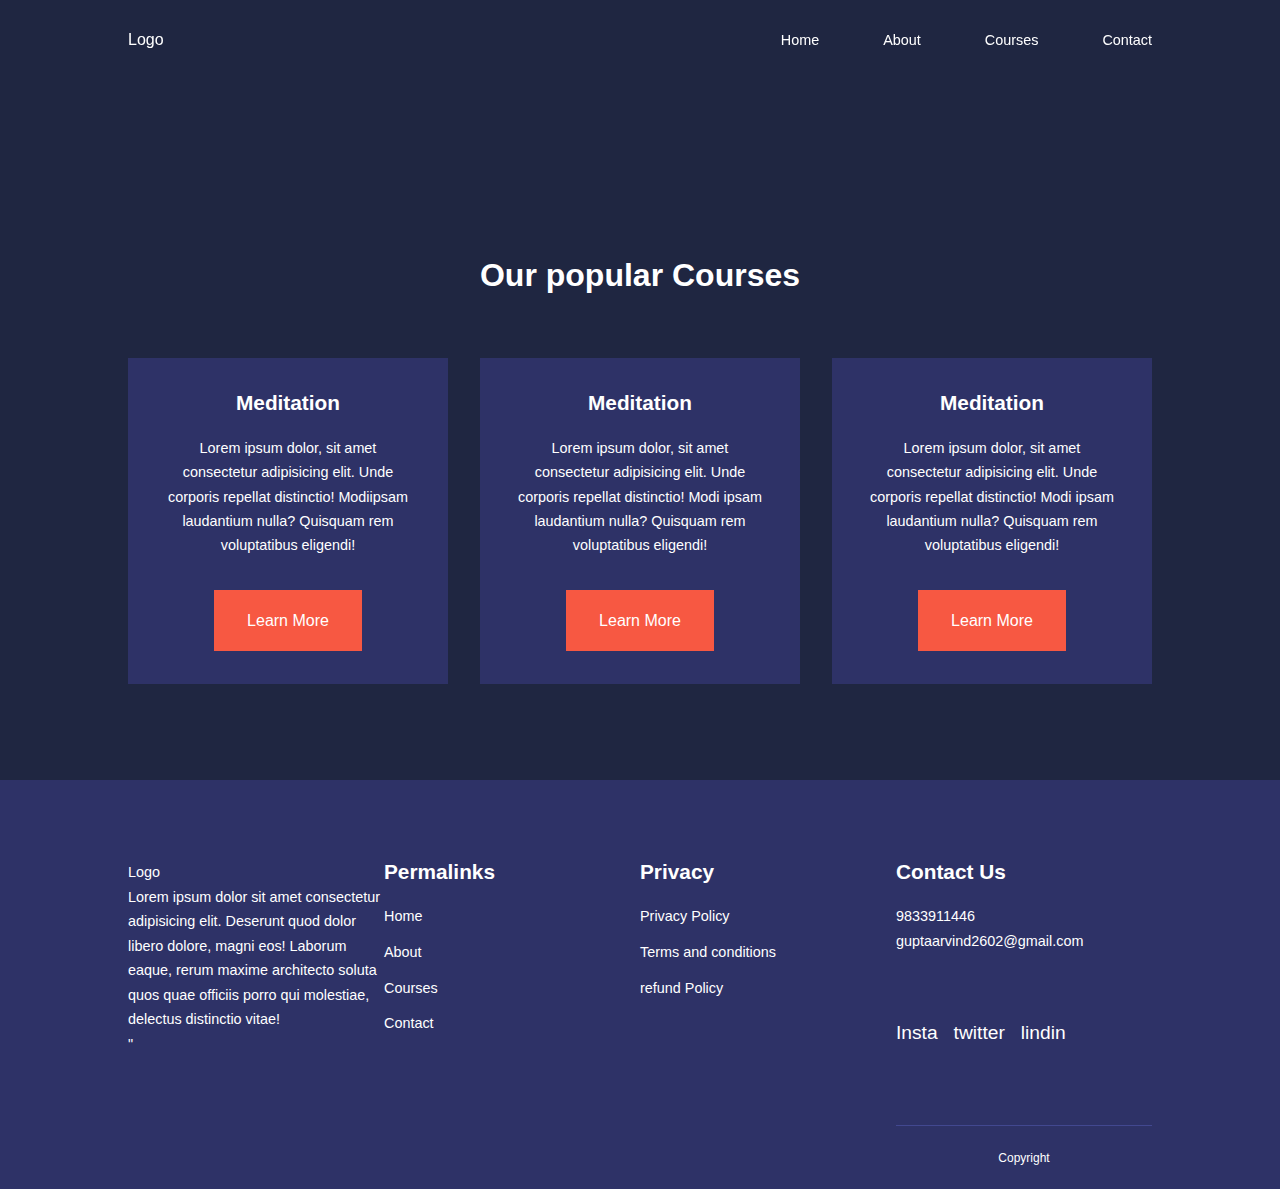
<file: courses.html>
<!DOCTYPE html>
<html lang="en">

<head>
    <meta charset="UTF-8">
    <meta http-equiv="X-UA-Compatible" content="IE=edge">
    <meta name="viewport" content="width=device-width, initial-scale=1.0">
    <title>About Page </title>
    <link rel="stylesheet" href="./CSS/style.css">
    <link rel="stylesheet" href="./about.css">
    <!-- Google fonts adding by link -->
    <link rel="preconnect" href="https://fonts.googleapis.com">
    <link rel="preconnect" href="https://fonts.gstatic.com" crossorigin>
    <link
        href="https://fonts.googleapis.com/css2?family=Merriweather+Sans:ital,wght@0,500;0,600;0,700;0,800;1,300;1,600;1,700;1,800&display=swap"
        rel="stylesheet">


</head>

<body>

    <!-- ========Navbar=============  -->

    <nav>
        <div class="container nav__container">
            <a href="#">Logo</a>
            <ul class="nav__menu">
                <li><a href="index.html">Home</a></li>
                <li><a href="about.html">About</a></li>
                <li><a href="courses.html">Courses</a></li>
                <li><a href="contact.html">Contact</a></li>
            </ul>
        </div>
    </nav>


    <!-- ================== End Of Navbar ================== -->




    <!-- ===============    Start of the courses      ========== -->




    <section class="courses">
        <h2>Our popular Courses</h2>
        <div class="container courses__container">


            <article class="course">
                <div class="course__image">

                </div>
                <div class="course__info">
                    <h4>Meditation</h4>
                    <p>Lorem ipsum dolor, sit amet consectetur adipisicing elit. Unde corporis repellat distinctio!
                        Modiipsam laudantium nulla? Quisquam rem voluptatibus eligendi!</p>
                    <a href="courses.html" class="btn btn-primary">Learn More</a>
                </div>
            </article>
            <article class="course">
                <div class="course__image">

                </div>
                <div class="course__info">
                    <h4>Meditation</h4>
                    <p>Lorem ipsum dolor, sit amet consectetur adipisicing elit. Unde corporis repellat distinctio! Modi
                        ipsam laudantium nulla? Quisquam rem voluptatibus eligendi!</p>
                    <a href="courses.html" class="btn btn-primary">Learn More</a>
                </div>
            </article>

            <article class="course">
                <div class="course__image">

                </div>
                <div class="course__info">
                    <h4>Meditation</h4>
                    <p>Lorem ipsum dolor, sit amet consectetur adipisicing elit. Unde corporis repellat distinctio! Modi
                        ipsam laudantium nulla? Quisquam rem voluptatibus eligendi!</p>
                    <a href="courses.html" class="btn btn-primary">Learn More</a>
                </div>
            </article>


        </div>
    </section>
    <!-- =======   End of courses   ========= -->





     <!-- =========    Footer    ========== -->
     <footer class="footer">
        <div class="container footer__container">
            <div class="footer__1>
            <a href=" index.html" class="footer__logo">Logo</a>
                <p>Lorem ipsum dolor sit amet consectetur adipisicing elit. Deserunt quod dolor libero dolore, magni
                    eos!
                    Laborum eaque, rerum maxime architecto soluta quos quae officiis porro qui molestiae, delectus
                    distinctio vitae!</p>"
            </div>

            <div class="footer__2">
                <h4>Permalinks</h4>
                <ul class="permalinks">
                    <li> <a href="">Home</a> </li>
                    <li> <a href="">About</a> </li>
                    <li> <a href="">Courses</a> </li>
                    <li> <a href="">Contact</a></li>
                </ul>
            </div>

            <div class="footer__3">
                <h4>Privacy</h4>
                <ul class="privacy">
                    <li><a href="">Privacy Policy</a></li>
                    <li><a href="">Terms and conditions</a></li>
                    <li><a href="">refund Policy</a></li>
                </ul>
            </div>

            <div class="footer__4">
                <h4>Contact Us</h4>
                <div>
                    <p>9833911446</p>
                    <p>guptaarvind2602@gmail.com</p>
                </div>


                <div class="footer__socials">
                    <ul class="footer__socials">
                        <li><a href="">Insta</a></li>
                        <li><a href="">twitter</a></li>
                        <li><a href="">lindin</a></li>
                    </ul>
                </div>

                <div class="footer__copyright">
                    <small>Copyright</small>
                </div>
            </div>
        </div>
    </footer>




    <!-- ========= end of    Footer   =========== -->
</file>
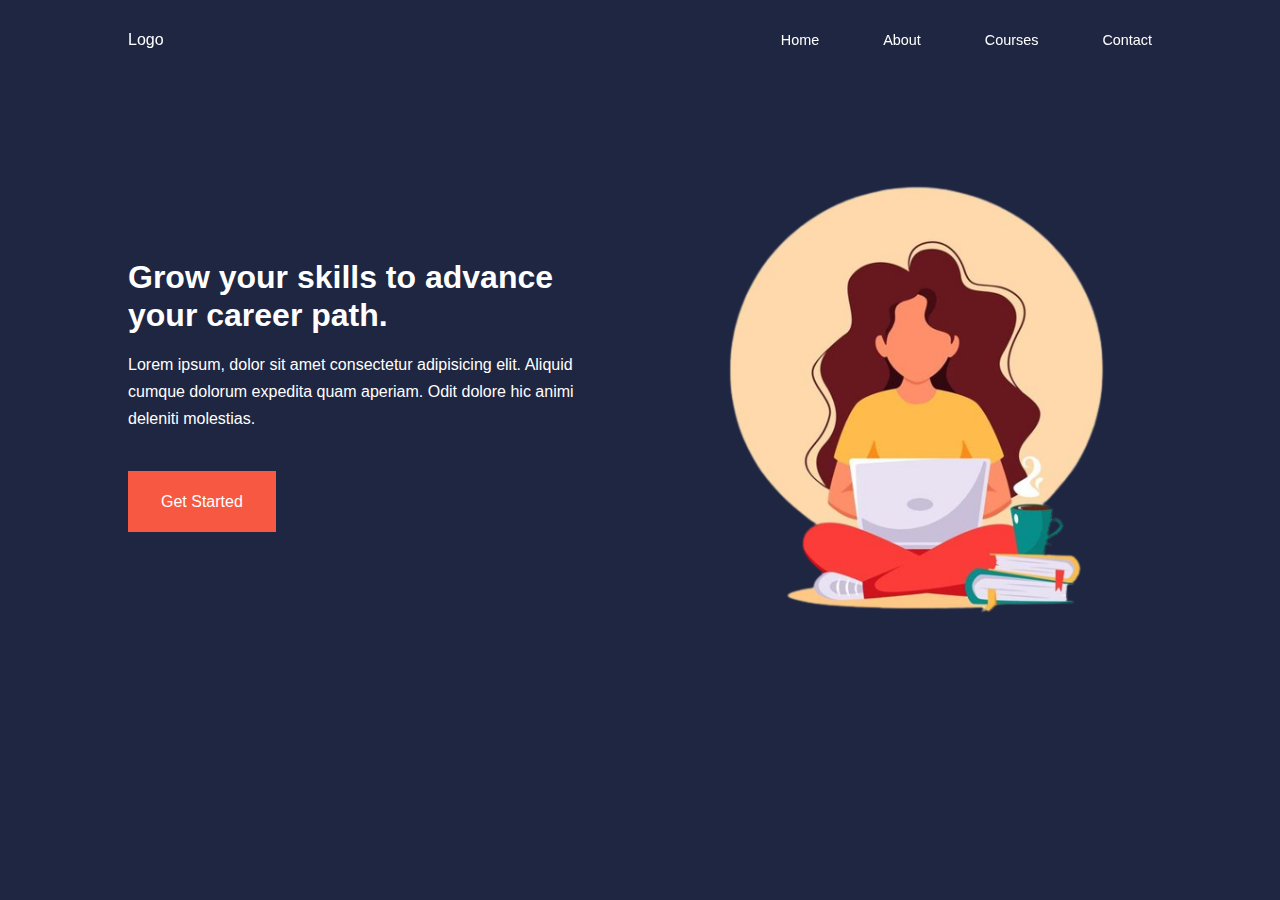
<file: meditation.html>
<!DOCTYPE html>
<html lang="en">

<head>
    <meta charset="UTF-8">
    <meta http-equiv="X-UA-Compatible" content="IE=edge">
    <meta name="viewport" content="width=device-width, initial-scale=1.0">
    <title>Making a demo website </title>
    <link rel="stylesheet" href="./CSS/style.css">
    <!-- Google fonts adding by link -->
    <link rel="preconnect" href="https://fonts.googleapis.com">
    <link rel="preconnect" href="https://fonts.gstatic.com" crossorigin>
    <link
        href="https://fonts.googleapis.com/css2?family=Merriweather+Sans:ital,wght@0,500;0,600;0,700;0,800;1,300;1,600;1,700;1,800&display=swap"
        rel="stylesheet">

    <!-- ==========   Swiper js     ======= -->
    <link rel="stylesheet" href="https://unpkg.com/swiper@8/swiper-bundle.min.css" />
</head>

<body>

    <!-- ========Navbar=============  -->

    <nav>
        <div class="container nav__container">
            <a href="#">Logo</a>
            <ul class="nav__menu">
                <li><a href="index.html">Home</a></li>
                <li><a href="about.html">About</a></li>
                <li><a href="courses.html">Courses</a></li>
                <li><a href="contact.html">Contact</a></li>
            </ul>
        </div>
    </nav>


    <!-- ================== End Of Navbar ================== -->




    <!-- ===========    Header    ==================-->

    <header>
        <div class="container header__container">
            <div class="header__left">
                <h1>
                    Grow your skills to advance your career path.
                </h1>
                <p>
                    Lorem ipsum, dolor sit amet consectetur adipisicing elit. Aliquid cumque dolorum expedita quam
                    aperiam. Odit dolore hic animi deleniti molestias.
                </p>
                <a href="courses.html" class="btn btn-primary">Get Started</a>
            </div>
            <div class="header__right">
                <div class="header__right-image">
                    <img src="./images/headerimage.png" alt="header__right-image">
                </div>
            </div>
        </div>
    </header>



    <!-- ========  End of Header  ============== -->
</file>
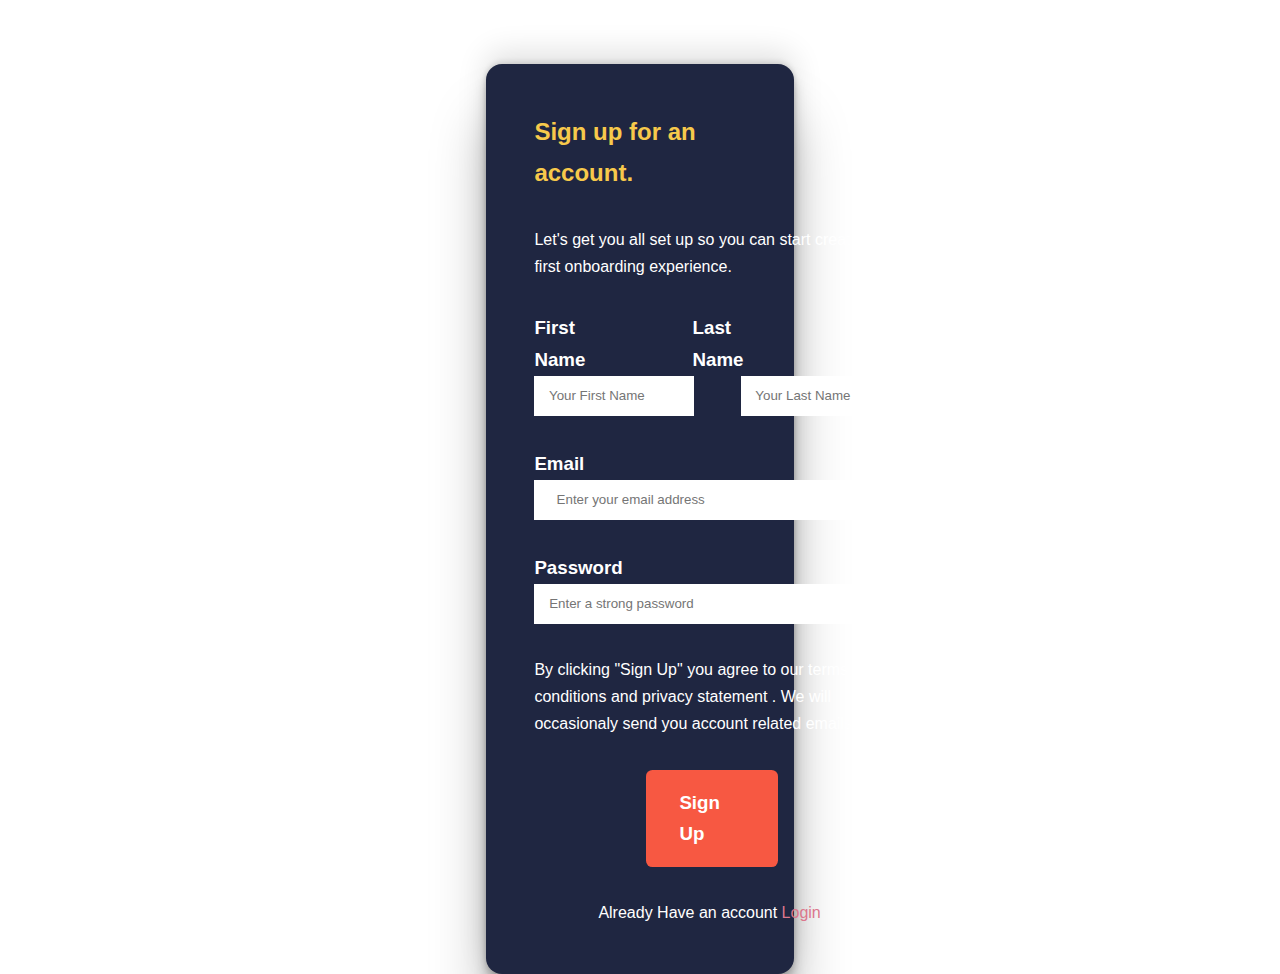
<file: signup.html>
<!DOCTYPE html>
<html>

<head>
    <meta charset="utf-8">
    <meta http-equiv="X-UA-Compatible" content="IE=edge">
    <title>Sign Up</title>
    <meta name="description" content="">
    <meta name="viewport" content="width=device-width, initial-scale=1">
    <link rel="stylesheet" href="signup.css">
    <link rel="preconnect" href="https://fonts.googleapis.com">
    <link rel="preconnect" href="https://fonts.gstatic.com" crossorigin>
    <link
        href="https://fonts.googleapis.com/css2?family=Lato:ital,wght@0,100;0,300;0,700;1,100;1,300;1,400;1,700;1,900&display=swap"
        rel="stylesheet">


</head>

<body>
    <div class="container">
        <div class="container__top">


            <div class="signup">

                <div class="account">

                    <h2>Sign up for an account.</h2>

                    <p>Let's get you all set up so you can start creating your first onboarding experience.</p>

                </div>


                <div class="name__container">
                    <div class="names">

                        <h3>First Name</h3>
                        <h3>Last Name</h3>

                    </div>

                    <div class="name__input">

                        <input type="text" placeholder="    Your First Name " class="input">
                        <input type="text" placeholder="    Your Last Name" class="input">

                    </div>
                </div>

                <div class="email">

                    <h3>Email</h3>
                    <input type="email" placeholder="      Enter your email address" class="email__input">

                </div>

                <div class="password__container">

                    <h3>Password</h3>
                    <input type=" password" placeholder="    Enter a strong password" class="password__input">

                </div>

                <p>By clicking "Sign Up" you agree to our terms and conditions and privacy statement . We will
                    occasionaly send you account related emails.</p>
                <div class="btn__container">
                    <a href="home.html" class="btn">
                        <h3> Sign Up</h3>
                    </a>


                    <p class="login__box">Already Have an account<a href="login.html"> Login</a></p>


                </div>


            </div>
        </div>
    </div>

    <script src="" async defer></script>
</body>

</html>
</file>
<file: CSS/style.css>
/* Writing general css */




* {
    margin: 0;
    padding: 0;
    border: 0;
    text-decoration: none;
    list-style: none;

}

/* The root is use to add variables in inside the css and declaring the value which we can use it when ever we need
 */
:root {
    --color-primary: #6c63ff;
    --color-success: #00bf8e;
    --color-warning: #f7c94b;
    --color-danger: #f75842;
    --color-danger-varient: rgba(247, 88, 66, 0.4);
    --color-white: #fff;
    --color-light: rgba(255, 255, 255, 0.7);
    --color-black: #000;
    --color-bg: #1f2641;
    --color-bg1: #2e3267;
    --color-bg2: #424890;

    --container-width-lg: 80%;
    --container-width-md: 90%;
    --container-width-sm: 94%;

    --transition: all 400ms ease;
}

body {
    font-family: 'Lato', sans-serif;
    line-height: 1.7;
    color: var(--color-white);
    background-color: var(--color-bg);
}

.container {
    width: var(--container-width-lg);
    margin: 0 auto;
    /* we want our conatianer in middle */
}

section {
    padding: 6rem 0;
}

section h2 {
    text-align: center;
    margin-bottom: 4rem;
}

h1,
h2,
h3,
h4,
h5 {
    line-height: 1.2;
}

h1 {
    font-size: 2.4 rem;
}

h2 {
    font-size: 2.0rem;
}

h3 {
    font-size: 1.6rem;
}

h4 {
    font-size: 1.3rem;
}

a {
    color: var(--color-white);
}

img {
    width: 100%;
    display: block;
    object-fit: cover;
}

.btn {
    display: inline-block;
    background: var(--color-white);
    color: var(--color-black);
    border: 1px solid transparent;
    padding: 1rem 2rem;
    font-weight: 500;
    transition: var(--transition);

}

.btn:hover {
    background: transparent;
    color: var(--color-white);
    border-color: var(--color-white);
}

.btn-primary {
    background: var(--color-danger);
    color: var(--color-white);
}





/* ===============NAVBAR========================= */




nav {
    background: transparent;
    width: 100vw;
    height: 5rem;
    position: fixed;
    /* If we scroll our page the navbar should be fixed */
    top: 0;
    z-index: 11;

}


/* Change navbar style when scroll */
.window-scroll {
    background: var(--color-primary);
    box-shadow: rgba(0, 0, 0, 0.2);
}

.nav__container {
    height: 100%;
    display: flex;
    justify-content: space-between;
    align-items: center;
}

.nav__menu {
    display: flex;
    align-items: center;
    gap: 4rem;
}

.nav__menu a {
    font-size: 0.9rem;
    transition: var(--transition);
}

.nav__menu a:hover {
    color: var(--color-bg2);
}



/* ================     Header      =================*/


header {
    position: relative;
    top: 5rem;
    overflow: hidden;
    height: 70vh;
    margin-bottom: 5rem;
}

.header__container {
    display: grid;
    grid-template-columns: 1fr 1fr;
    align-items: center;
    gap: 5rem;
    height: 100%;
}

.header__left p {
    margin: 1rem 0 2.4rem;
}



/*    ========    Categories ============ */

.categories {
    background: var(--color-bg1);
    height: 79rem;
}

.categories h1 {
    line-height: 1;
    margin-bottom: 3rem;

}

.categories__container {
    display: grid;
    grid-template-columns: 40% 60%;

}

.categories__left,
.categories__right {
    margin-left: 4rem;
    margin-right: 4rem;
}

.categories__left p {
    margin: 1rem 0 3rem;

}

.categories__right {
    display: grid;
    grid-template-columns: repeat(3, 1fr);
    gap: 1.2rem;
}

.category {
    background: var(--color-bg2);
    padding: 2rem;
    border-radius: 2rem;
    transition: var(--transition);

}

.category:hover {
    box-shadow: 0 3rem 3rem rgba(0, 0, 0, 0.3);
    z-index: 1;
}

.category p {
    font-size: 0.85rem;
}


/* =========     Polpular cousres    ============== */


.courses {
    margin-top: 10rem;
}

.courses__container {
    display: grid;
    grid-template-columns: repeat(3, 1fr);
    gap: 2rem;

}

.course {
    background: var(--color-bg1);
    text-align: center;
    border: 1px solid transparent;
    transition: var(--transition);
}

.course:hover {
    background: transparent;
    border-color: var(--color-primary);
}

.course__info {
    padding: 2rem;
}

.course__info p {
    margin: 1.2rem 0 2rem;
    font-size: 0.9rem;
}


/*  ===========   FAQs   ============= */

.faqs {
    background: var(--color-bg1);
    box-shadow: inset 0 0 3rem rgba(0, 0, 0, 0.5);
}

.faqs__container {
    display: grid;
    grid-template-columns: 1fr 1fr;
    gap: 1.4rem;
}

.faq {
    padding: 2rem;
    display: flex;
    align-items: center;
    gap: 1.4rem;
    height: fit-content;
    background: var(--color-primary);
    cursor: pointer;
}

.faq h4 {
    font-size: 1.4rem;
    line-height: 2.2;
}

.faq p {
    margin-top: 0.8rem;
    display: none;
}
.faq.open p{
    display: block;
}



/* ========= Testimonials ========= */
.testimonials__container{
    overflow-x: hidden;
    position: relative;
    margin-bottom: 5rem;
}
.testimonial{
padding-top: 2rem;

}
.avatar{
    width: 6rem;
    height: 6rem;
    border-radius: 50%;
    overflow: hidden;
    margin: 0 auto 1rem;
    border: 1rem solid var(--color-bg1);
}
.testimonial__info{
    text-align: center;
}
.testimonial__body{
    background: var(--color-primary);
    padding: 2rem;
    margin-top: 3rem;
    position: relative;
}
.testimonial__body::before
{
    content: "";
    display: block;
    background: linear-gradient(135deg,transparent,var(--color-primary),var(--color-primary),var(--color-primary));
    width: 3rem;
    height: 3rem;
    position: absolute;
    left: 50%;
    top: -1.5rem;
    transform: rotate(45deg);
}
/*  ========   footer   ======== */
footer{
    background: var(--color-bg1);
    padding-top: 5rem;
    font-size: 0.9rem;
}
.footer__container{
    display: grid;
    grid-template-columns: repeat(4 ,1fr);
}
.footer__container > div h4{
    margin-bottom: 1.2rem;
}
.footer__1 p
{
    margin:0 0 2rem;

}
footer ul li
{
    margin-bottom: 0.7rem;
}
footer ul li a:hover{
    text-decoration: underline;

}
.footer__socials{
    display: flex;
    gap: 1rem;
    font-size: 1.2rem;
    margin-top: 2rem;
}
.footer__copyright{
    text-align: center;
    margin-top: 4rem;
    padding: 1.2rem 0;
    border-top: 1px solid var(--color-bg2);
}
</file>
<file: about.css>
/* =========   Achievements   =========== */
.about__achievements {
    margin-top: 3rem;
}

.about__achievements-container {
    display: grid;
    grid-template-columns: 40% 60%;
}

.about__achievements-right>p {
    margin: 1.6rem 0 2.5rem;
}

.achievements__cards {
    display: grid;
    grid-template-columns: repeat(3, 1fr);
    gap: 1.5rem;
}

.achievements__card {
    background: var(--color-bg1);
    padding: 1.6rem;
    border-radius: 1rem;
    text-align: center;
    transition: var(--transition);
}

.achievements__card:hover {
    background: var(--color-bg2);
    box-shadow: 0 3rem 3rem rgba(0, 0, 0, 0.3);
}

.achievements__icon {
    background: var(--color-danger);
    padding: 0.6rem;
    border-radius: 1rem;
    display: inline-block;
    margin-bottom: 2rem;
    font-size: 2rem;
}

.achievements__card:nth-child(2).achievements__icon {
    background: var(--color-success);
}

.achievements__card:nth-child(3).achievements__icon {
    background: var(--color-success);
}

.achievements__card p {
    margin-top: 1rem;
}


/* ========    End of the achievements   ========== */





/* =======     Meeet our Teams   =========== */
.team {
    background: var(--color-bg1);
    box-shadow: inset 0 0 3rem rgba(0, 0, 0, 0.5));
}

.team__container {
    display: grid;
    grid-template-columns: repeat(4, 1fr);
    gap: 2rem;
}

.team__member {
    background: var(--color-bg2);
    padding: 2rem;
    border: 1px solid transparent;
    transition: var(--transition);
    position: relative;
    overflow: hidden;

}

.team__member:hover {
    background: transparent;
    border-color: var(--color-primary);
}

.team__member-image img {
    filter: saturate(0);
}

.team__member:hover img {
    filter: saturate(1);
}

.team__member-info * {
    text-align: center;
    margin-top: 1.4rem;
}

.team__member-info p {
    color: var(--color-light);
}

.team__member-socials {
    position: absolute;
    top: 50%;
    transform: translateY(-50%);
    right: -100%;
    display: flex;
    flex-direction: column;
    background: var(--color-primary);
    border-radius: 1rem 0 0 1rem;
    box-shadow: -2rem 0 2rem rgba(0, 0, 0, 0.3);
    transition: var(--transition);
}

.team__member:hover .team__member-socials {
    right: 0;
}

.team__member-socials a {
    padding: 1rem;

}
</file>
<file: signup.css>
* {
    margin: 0;
    padding: 0;
    border: 0;
    text-decoration: none;
    list-style: none;

}

:root {
    --color-primary: #6c63ff;
    --color-success: #00bf8e;
    --color-warning: #f7c94b;
    --color-danger: #f75842;
    --color-danger-varient: rgba(247, 88, 66, 0.4);
    --color-white: #fff;
    --color-light: rgba(255, 255, 255, 0.7);
    --color-black: #000;
    --color-bg: #1f2641;
    --color-bg1: #2e3267;
    --color-bg2: #424890;

    --container-width-lg: 80%;
    --container-width-md: 90%;
    --container-width-sm: 94%;

    --transition: all 400ms ease;
}


body {
    font-family: 'Merriweather Sans', sans-serif;
    line-height: 1.7;
    color: var(--color-white);
    background-color: var(--color-white);
}

a {
    color: #DC768C;
    text-decoration: none;
}

p {
    width: 24rem;
    margin: 2rem;
   
}

h2 {
    margin: 2rem;
    color:var(--color-warning)
}
.container__top {
    background-color: var(--color-bg);
    color: var(--color-white);
    border: 1rem solid transparent;
    border-radius: 1rem;
    margin: 5% 38% 0 38%;
    box-shadow: rgba(0, 0, 0, 0.25) 0px 54px 55px, rgba(0, 0, 0, 0.12) 0px -12px 30px, rgba(0, 0, 0, 0.12) 0px 4px 6px, rgba(0, 0, 0, 0.17) 0px 12px 13px, rgba(0, 0, 0, 0.09) 0px -3px 5px;

}

.login {
    display: flex;
    font-size: 0.8rem;
    float: right;
}

.name__container {
    margin: 2rem;
}

.names {
    display: flex;
    gap: 6.5rem;
    line-height: 2rem;
}

.name__input {
    display: flex;
    gap: 2.9rem;

}

.input {
    width: 10rem;
    height: 2.5rem;
}

.email,
.password__container {
    display: flex;
    flex-direction: column;
    margin: 2rem;
    line-height: 2rem;
}

.email__input,
.password__input {
    width: 23rem;
    height: 2.5rem;
}

.btn__container {
    margin-left: 9rem;
}


.btn {
    display: inline-block;
    background: var(--color-danger);
    color: var(--color-white);
    border: 1px solid transparent;
    padding: 1rem 2rem;
    font-weight: 500;
    transition: var(--transition);
border-radius: 0.4rem;
}

.btn:hover {
    background: transparent;
    color: var(--color-white);
    border-color: var(--color-white);
}

.login__box {
    margin-left: -3rem;
}
</file>
